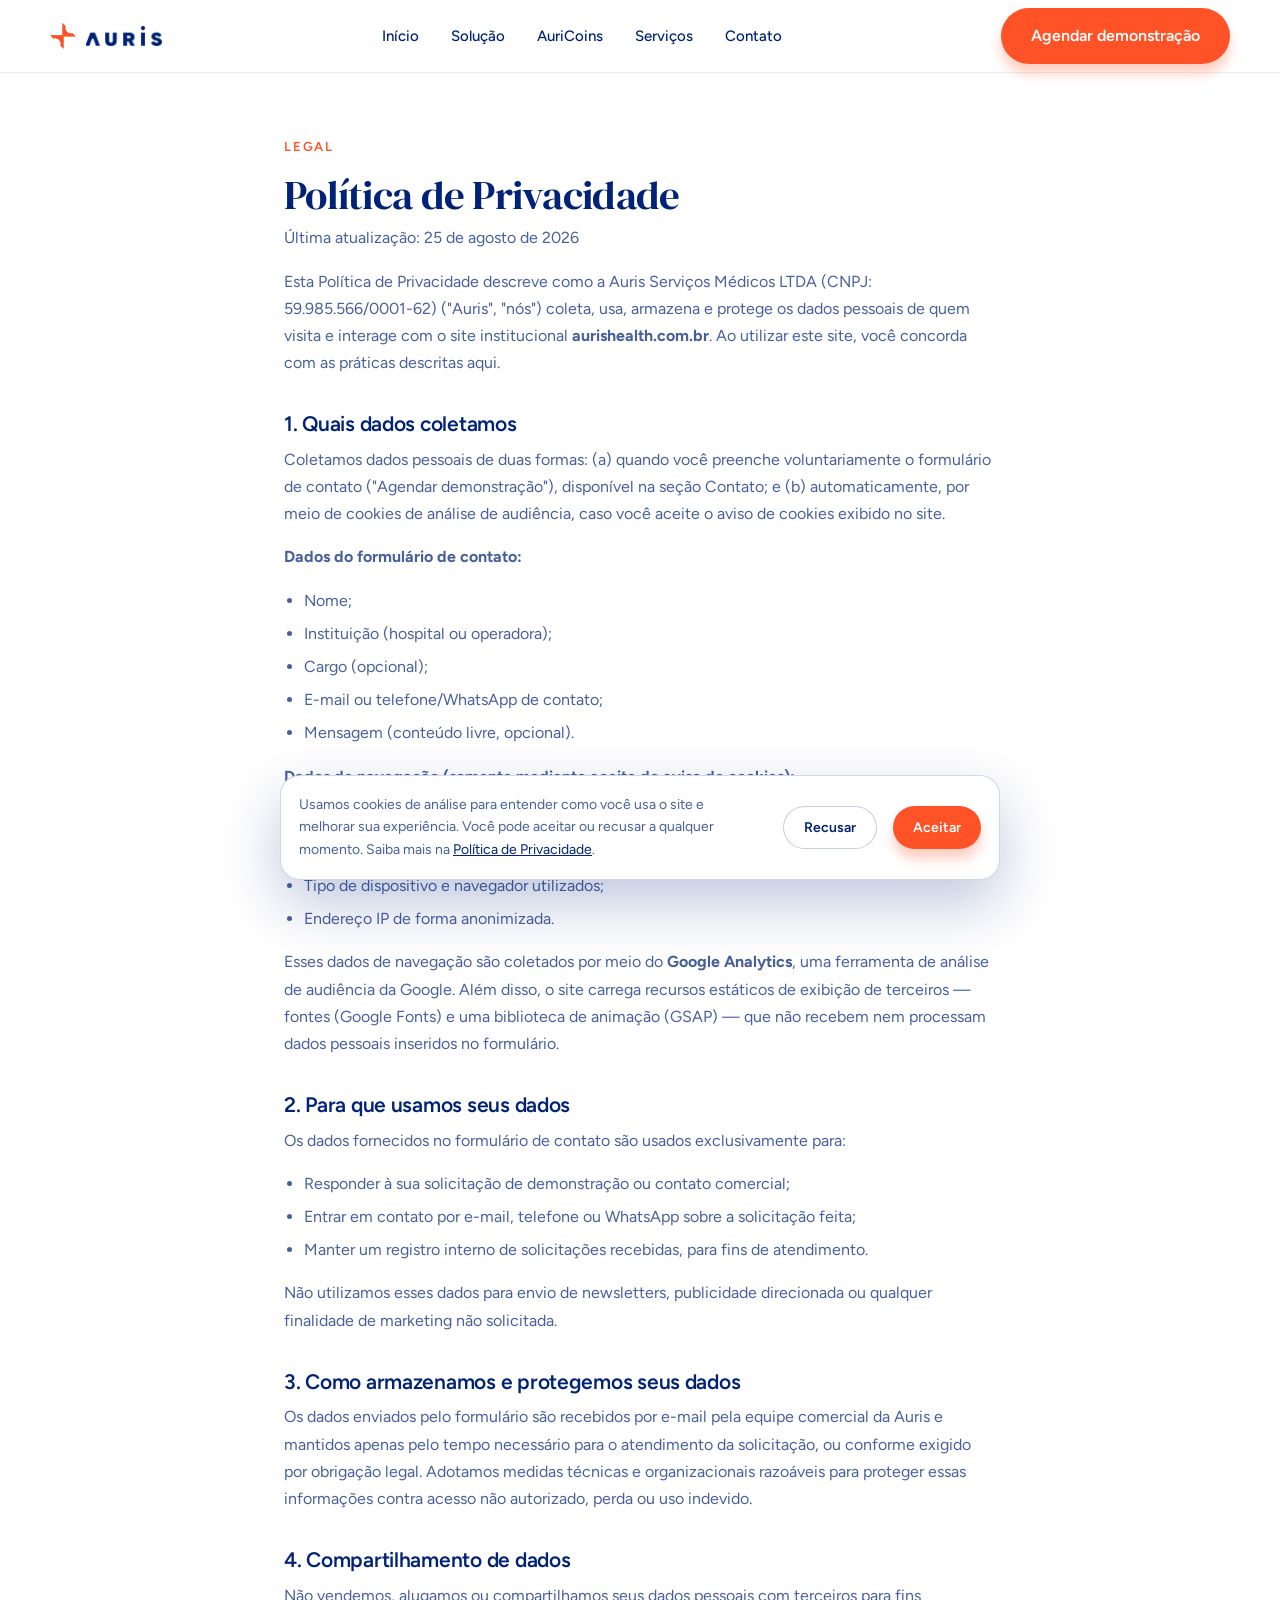
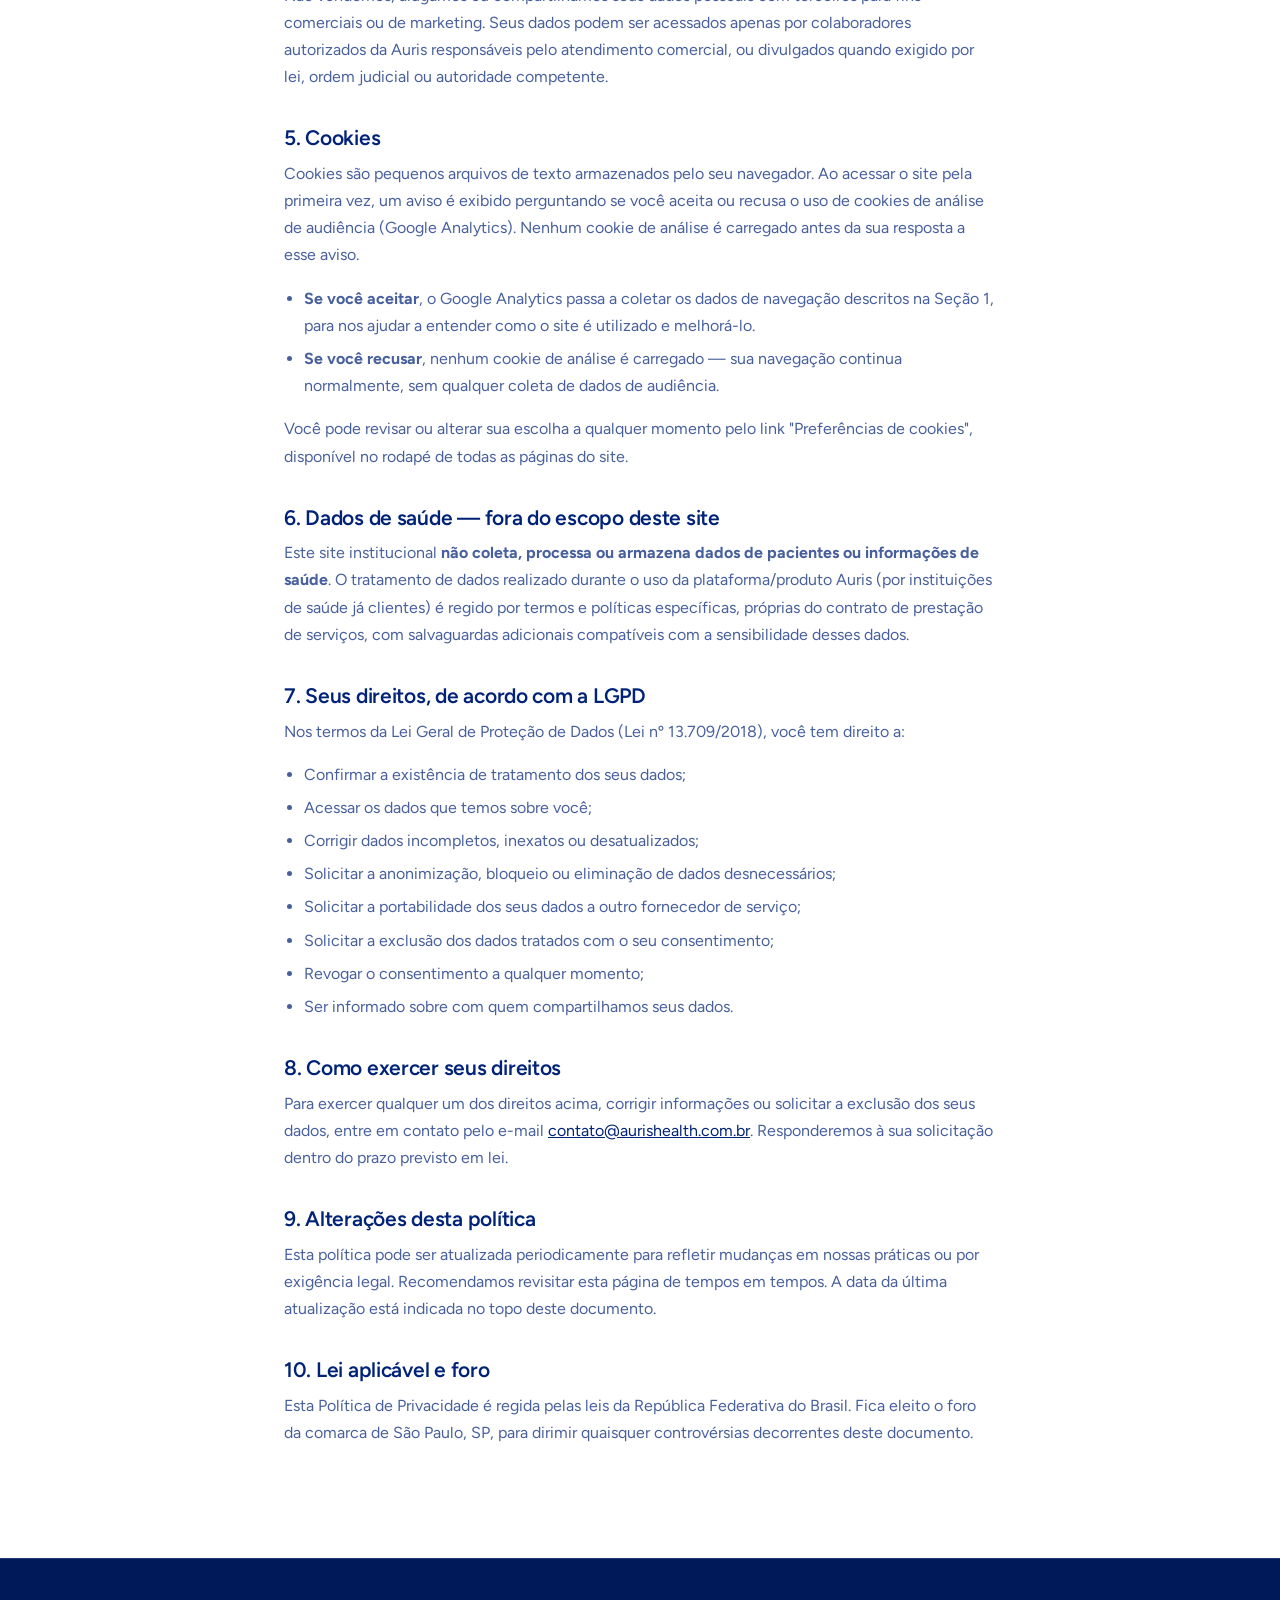
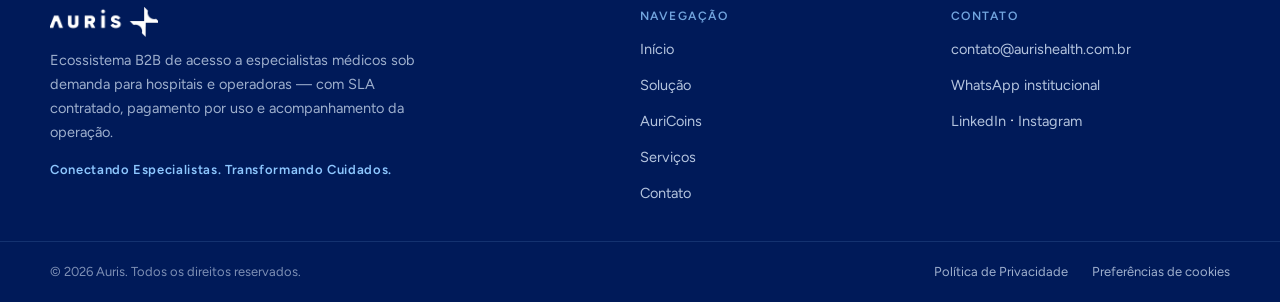
<file: privacidade.html>
<!DOCTYPE html>
<html lang="pt-BR">
<head>
  <meta charset="UTF-8">
  <meta name="viewport" content="width=device-width, initial-scale=1.0">
  <title>Política de Privacidade — Auris</title>
  <meta name="description" content="Política de Privacidade do site institucional da Auris.">
  <meta name="robots" content="noindex">
  <link rel="preconnect" href="https://fonts.googleapis.com">
  <link rel="preconnect" href="https://fonts.gstatic.com" crossorigin>
  <link href="https://fonts.googleapis.com/css2?family=DM+Sans:wght@700&family=DM+Serif+Display&family=Figtree:wght@400;500;600&display=swap" rel="stylesheet">
  <link rel="stylesheet" href="assets/css/reset.css">
  <link rel="stylesheet" href="assets/css/variables.css">
  <link rel="stylesheet" href="assets/css/style.css?v=2">
  <link rel="icon" type="image/png" href="assets/img/plus-icon.png">
</head>
<body>
  <header class="site-header">
    <div class="container site-header__inner">
      <a class="brand" href="index.html#inicio">
        <img class="brand__mark" src="assets/img/logo-icon.png" alt="" width="96" height="95">
        <img class="brand__wordmark" src="assets/img/logo-wordmark-header.png" alt="Auris" width="320" height="84">
      </a>

      <nav class="main-nav" aria-label="Navegação principal">
        <a class="main-nav__link" href="index.html#inicio">Início</a>
        <a class="main-nav__link" href="index.html#solucao">Solução</a>
        <a class="main-nav__link" href="index.html#auricoins">AuriCoins</a>
        <a class="main-nav__link" href="index.html#servicos">Serviços</a>
        <a class="main-nav__link" href="index.html#contato">Contato</a>
      </nav>

      <a class="btn btn--primary header-cta" href="index.html#contato">Agendar demonstração</a>

      <button class="nav-toggle" type="button" aria-expanded="false" aria-controls="mobile-nav" aria-label="Abrir menu">
        <span></span>
      </button>
    </div>

    <nav id="mobile-nav" class="mobile-nav" aria-label="Navegação móvel" hidden>
      <a class="mobile-nav__link" href="index.html#inicio">Início</a>
      <a class="mobile-nav__link" href="index.html#solucao">Solução</a>
      <a class="mobile-nav__link" href="index.html#auricoins">AuriCoins</a>
      <a class="mobile-nav__link" href="index.html#servicos">Serviços</a>
      <a class="mobile-nav__link" href="index.html#contato">Contato</a>
      <a class="btn btn--primary btn--block" href="index.html#contato">Agendar demonstração</a>
    </nav>
  </header>

  <main id="main">
    <section class="legal">
      <div class="container legal__container">
        <span class="eyebrow eyebrow--accent">Legal</span>
        <h1 class="legal__title">Política de Privacidade</h1>
        <p class="legal__updated">Última atualização: 25 de agosto de 2026</p>

        <p>
          Esta Política de Privacidade descreve como a Auris Serviços Médicos LTDA
          (CNPJ: 59.985.566/0001-62) ("Auris", "nós") coleta, usa, armazena e protege os dados
          pessoais de quem visita e interage com o site institucional
          <strong>aurishealth.com.br</strong>. Ao utilizar este site, você concorda com as
          práticas descritas aqui.
        </p>

        <h2>1. Quais dados coletamos</h2>
        <p>
          Coletamos dados pessoais de duas formas: (a) quando você preenche
          voluntariamente o formulário de contato ("Agendar demonstração"), disponível
          na seção Contato; e (b) automaticamente, por meio de cookies de análise de
          audiência, caso você aceite o aviso de cookies exibido no site.
        </p>
        <p><strong>Dados do formulário de contato:</strong></p>
        <ul>
          <li>Nome;</li>
          <li>Instituição (hospital ou operadora);</li>
          <li>Cargo (opcional);</li>
          <li>E-mail ou telefone/WhatsApp de contato;</li>
          <li>Mensagem (conteúdo livre, opcional).</li>
        </ul>
        <p><strong>Dados de navegação (somente mediante aceite do aviso de cookies):</strong></p>
        <ul>
          <li>Páginas visitadas e tempo de permanência no site;</li>
          <li>Origem do acesso (ex: busca orgânica, redes sociais, links diretos);</li>
          <li>Tipo de dispositivo e navegador utilizados;</li>
          <li>Endereço IP de forma anonimizada.</li>
        </ul>
        <p>
          Esses dados de navegação são coletados por meio do <strong>Google Analytics</strong>,
          uma ferramenta de análise de audiência da Google. Além disso, o site carrega
          recursos estáticos de exibição de terceiros — fontes (Google Fonts) e uma
          biblioteca de animação (GSAP) — que não recebem nem processam dados pessoais
          inseridos no formulário.
        </p>

        <h2>2. Para que usamos seus dados</h2>
        <p>Os dados fornecidos no formulário de contato são usados exclusivamente para:</p>
        <ul>
          <li>Responder à sua solicitação de demonstração ou contato comercial;</li>
          <li>Entrar em contato por e-mail, telefone ou WhatsApp sobre a solicitação feita;</li>
          <li>Manter um registro interno de solicitações recebidas, para fins de atendimento.</li>
        </ul>
        <p>
          Não utilizamos esses dados para envio de newsletters, publicidade direcionada
          ou qualquer finalidade de marketing não solicitada.
        </p>

        <h2>3. Como armazenamos e protegemos seus dados</h2>
        <p>
          Os dados enviados pelo formulário são recebidos por e-mail pela equipe
          comercial da Auris e mantidos apenas pelo tempo necessário para o atendimento
          da solicitação, ou conforme exigido por obrigação legal. Adotamos medidas
          técnicas e organizacionais razoáveis para proteger essas informações contra
          acesso não autorizado, perda ou uso indevido.
        </p>

        <h2>4. Compartilhamento de dados</h2>
        <p>
          Não vendemos, alugamos ou compartilhamos seus dados pessoais com terceiros
          para fins comerciais ou de marketing. Seus dados podem ser acessados apenas
          por colaboradores autorizados da Auris responsáveis pelo atendimento comercial,
          ou divulgados quando exigido por lei, ordem judicial ou autoridade competente.
        </p>

        <h2>5. Cookies</h2>
        <p>
          Cookies são pequenos arquivos de texto armazenados pelo seu navegador. Ao
          acessar o site pela primeira vez, um aviso é exibido perguntando se você
          aceita ou recusa o uso de cookies de análise de audiência (Google Analytics).
          Nenhum cookie de análise é carregado antes da sua resposta a esse aviso.
        </p>
        <ul>
          <li>
            <strong>Se você aceitar</strong>, o Google Analytics passa a coletar os
            dados de navegação descritos na Seção 1, para nos ajudar a entender como o
            site é utilizado e melhorá-lo.
          </li>
          <li>
            <strong>Se você recusar</strong>, nenhum cookie de análise é carregado — sua
            navegação continua normalmente, sem qualquer coleta de dados de audiência.
          </li>
        </ul>
        <p>
          Você pode revisar ou alterar sua escolha a qualquer momento pelo link
          "Preferências de cookies", disponível no rodapé de todas as páginas do site.
        </p>

        <h2>6. Dados de saúde — fora do escopo deste site</h2>
        <p>
          Este site institucional <strong>não coleta, processa ou armazena dados de
          pacientes ou informações de saúde</strong>. O tratamento de dados realizado
          durante o uso da plataforma/produto Auris (por instituições de saúde já
          clientes) é regido por termos e políticas específicas, próprias do contrato de
          prestação de serviços, com salvaguardas adicionais compatíveis com a
          sensibilidade desses dados.
        </p>

        <h2 id="lgpd">7. Seus direitos, de acordo com a LGPD</h2>
        <p>
          Nos termos da Lei Geral de Proteção de Dados (Lei nº 13.709/2018), você tem
          direito a:
        </p>
        <ul>
          <li>Confirmar a existência de tratamento dos seus dados;</li>
          <li>Acessar os dados que temos sobre você;</li>
          <li>Corrigir dados incompletos, inexatos ou desatualizados;</li>
          <li>Solicitar a anonimização, bloqueio ou eliminação de dados desnecessários;</li>
          <li>Solicitar a portabilidade dos seus dados a outro fornecedor de serviço;</li>
          <li>Solicitar a exclusão dos dados tratados com o seu consentimento;</li>
          <li>Revogar o consentimento a qualquer momento;</li>
          <li>Ser informado sobre com quem compartilhamos seus dados.</li>
        </ul>

        <h2>8. Como exercer seus direitos</h2>
        <p>
          Para exercer qualquer um dos direitos acima, corrigir informações ou solicitar
          a exclusão dos seus dados, entre em contato pelo e-mail
          <a href="mailto:contato@aurishealth.com.br">contato@aurishealth.com.br</a>. Responderemos
          à sua solicitação dentro do prazo previsto em lei.
        </p>

        <h2>9. Alterações desta política</h2>
        <p>
          Esta política pode ser atualizada periodicamente para refletir mudanças em
          nossas práticas ou por exigência legal. Recomendamos revisitar esta página de
          tempos em tempos. A data da última atualização está indicada no topo deste
          documento.
        </p>

        <h2>10. Lei aplicável e foro</h2>
        <p>
          Esta Política de Privacidade é regida pelas leis da República Federativa do
          Brasil. Fica eleito o foro da comarca de São Paulo, SP, para dirimir
          quaisquer controvérsias decorrentes deste documento.
        </p>

      </div>
    </section>
  </main>

  <footer class="site-footer">
    <div class="container site-footer__grid">
      <div class="footer-brand">
        <img class="footer-brand__logo" src="assets/img/logo-wordmark-footer.png" alt="Auris" width="460" height="128">
        <p>
          Ecossistema B2B de acesso a especialistas médicos sob demanda para hospitais e
          operadoras — com SLA contratado, pagamento por uso e acompanhamento da operação.
        </p>
        <span class="footer-brand__tagline">Conectando Especialistas. Transformando Cuidados.</span>
      </div>

      <nav class="footer-col" aria-label="Navegação">
        <p class="footer-col__title">Navegação</p>
        <ul>
          <li><a href="index.html#inicio">Início</a></li>
          <li><a href="index.html#solucao">Solução</a></li>
          <li><a href="index.html#auricoins">AuriCoins</a></li>
          <li><a href="index.html#servicos">Serviços</a></li>
          <li><a href="index.html#contato">Contato</a></li>
        </ul>
      </nav>

      <div class="footer-col">
        <p class="footer-col__title">Contato</p>
        <ul>
          <li><a href="mailto:contato@aurishealth.com.br">contato@aurishealth.com.br</a></li>
          <li><span>WhatsApp institucional</span></li>
          <li><a href="https://www.linkedin.com/company/auris-health" target="_blank" rel="noopener">LinkedIn</a> · <span>Instagram</span></li>
        </ul>
      </div>
    </div>

    <div class="site-footer__bottom">
      <div class="container site-footer__bottom-inner">
        <span>© 2026 Auris. Todos os direitos reservados.</span>
        <div class="site-footer__legal">
          <a href="privacidade.html">Política de Privacidade</a>
          <button type="button" class="site-footer__cookie-link" onclick="window.aurisReopenCookieBanner && window.aurisReopenCookieBanner()">Preferências de cookies</button>
        </div>
      </div>
    </div>
  </footer>

  <script src="assets/js/nav.js?v=2" defer></script>
  <script src="assets/js/cookie-consent.js?v=2" defer></script>
</body>
</html>
</file>
<file: assets/css/variables.css>
:root {
  /* Cores */
  --color-primary: #002377;
  --color-primary-72: rgba(0, 35, 119, 0.72);
  --color-primary-70: rgba(0, 35, 119, 0.70);
  --color-primary-68: rgba(0, 35, 119, 0.68);
  --color-primary-66: rgba(0, 35, 119, 0.66);
  --color-primary-60: rgba(0, 35, 119, 0.60);
  --color-primary-55: rgba(0, 35, 119, 0.55);
  --color-primary-45: rgba(0, 35, 119, 0.45);
  --color-primary-38: rgba(0, 35, 119, 0.38);
  --color-primary-22: rgba(0, 35, 119, 0.22);
  --color-primary-18: rgba(0, 35, 119, 0.18);
  --color-primary-12: rgba(0, 35, 119, 0.12);
  --color-primary-8: rgba(0, 35, 119, 0.08);
  --color-primary-7: rgba(0, 35, 119, 0.07);
  --color-primary-dark: #001a59;

  --color-accent: #ff5226;
  --color-accent-hover: #e23f14;
  --color-danger: #ff6a81;

  --color-success: #2bb673;
  --color-success-dark: #1d7a4f;
  --color-success-bg: #e9f8f0;

  --color-info: #8dc7ff;
  --color-info-80: rgba(141, 199, 255, 0.80);
  --color-info-22: rgba(141, 199, 255, 0.22);
  --color-info-18: rgba(141, 199, 255, 0.18);
  --color-info-14: rgba(141, 199, 255, 0.14);
  --color-info-bg: #d6e9fa;

  --color-surface-1: #eaf2fb;
  --color-surface-2: #e1efff;
  --color-surface-2-85: rgba(225, 239, 255, 0.85);
  --color-surface-2-80: rgba(225, 239, 255, 0.80);
  --color-surface-2-78: rgba(225, 239, 255, 0.78);
  --color-surface-2-75: rgba(225, 239, 255, 0.75);
  --color-surface-2-70: rgba(225, 239, 255, 0.70);
  --color-surface-2-68: rgba(225, 239, 255, 0.68);
  --color-surface-2-55: rgba(225, 239, 255, 0.55);
  --color-surface-3: #eaf3ff;

  --color-white: #ffffff;
  --color-white-88: rgba(255, 255, 255, 0.88);
  --color-white-10: rgba(255, 255, 255, 0.10);
  --color-white-5: rgba(255, 255, 255, 0.05);

  /* Tipografia */
  --font-heading: 'DM Serif Display', Georgia, serif;
  --font-emphasis: 'DM Sans', Arial, sans-serif;
  --font-body: 'Figtree', Arial, sans-serif;

  --fs-72: 4.5rem;   /* 72px */
  --fs-54: 3.375rem; /* 54px */
  --fs-27: 1.6875rem;
  --fs-24: 1.5rem;
  --fs-21: 1.3125rem;
  --fs-19: 1.1875rem;
  --fs-17: 1.0625rem;
  --fs-16: 1rem;
  --fs-15: 0.9375rem;
  --fs-14_5: 0.90625rem;
  --fs-14: 0.875rem;
  --fs-13_5: 0.84375rem;
  --fs-13: 0.8125rem;
  --fs-12_5: 0.78125rem;
  --fs-12: 0.75rem;
  --fs-11: 0.6875rem;

  --lh-76: 4.77rem;
  --lh-60: 3.78rem;
  --lh-30: 1.9rem;
  --lh-27: 1.7rem;
  --lh-23_9: 1.495rem;
  --lh-23_25: 1.453rem;
  --lh-22_95: 1.434rem;
  --lh-22_48: 1.405rem;
  --lh-22_5: 1.406rem;
  --lh-21_7: 1.356rem;

  /* Espaçamentos */
  --space-xxxs: 2px;
  --space-xxs: 4px;
  --space-xs: 6px;
  --space-sm: 8px;
  --space-md: 10px;
  --space-lg: 12px;
  --space-xl: 14px;
  --space-s: 16px;
  --space-2xl: 18px;
  --space-m: 32px;
  --space-3xl: 36px;
  --space-4xl: 72px;

  /* Raios */
  --radius-xs: 4px;
  --radius-sm: 10px;
  --radius-md: 18px;
  --radius-lg: 20px;
  --radius-xl: 24px;
  --radius-2xl: 28px;
  --radius-pill: 999px;

  /* Containers */
  --container-max: 1228px;
  --section-side-padding: 346px;
  --section-side-padding-1440: 106px;
  --section-side-padding-1024: 0px;
  --section-side-padding-768: 0px;

  /* Sombras */
  --shadow-cta: 0px 10px 12px rgba(255, 82, 38, 0.28);
  --shadow-card-light: 0px 24px 60px 0px rgba(0, 35, 119, 0.14);
  --shadow-card-elevated: 0px 24px 60px 0px rgba(0, 35, 119, 0.25);
  --shadow-badge: 0px 12px 16px rgba(0, 35, 119, 0.16);
  --shadow-panel: 0px 14px 17px rgba(0, 35, 119, 0.3);
  --shadow-form: 0px 30px 35px rgba(0, 10, 40, 0.35);

  --transition-base: 0.2s ease;
}
</file>
<file: assets/css/style.css>
/* =========================================================
   Auris — One page
   Estrutura: mobile-first, com breakpoints alinhados aos
   frames reais do Figma (390 / 768 / 1024 / 1440 / 1920).
   ========================================================= */

body {
  font-family: var(--font-body);
  color: var(--color-primary);
  background: var(--color-white);
  overflow-x: hidden;
}

.container {
  width: 100%;
  max-width: var(--container-max);
  margin-inline: auto;
  padding-inline: 20px;
}

@media (min-width: 768px) {
  .container { padding-inline: 24px; }
}

section {
  padding-block: 64px;
}

@media (min-width: 1024px) {
  section { padding-block: 90px; }
}

@media (min-width: 1440px) {
  section { padding-block: 110px; }
}

.eyebrow {
  display: block;
  font-family: var(--font-body);
  font-weight: 600;
  font-size: var(--fs-13);
  letter-spacing: 1.82px;
  text-transform: uppercase;
  margin-bottom: var(--space-s);
}
.eyebrow--accent { color: var(--color-accent); }
.eyebrow--info { color: var(--color-info); }

.mobile-break { display: none; }
@media (max-width: 767px) {
  .mobile-break { display: inline; }
}

h1, h2, .heading {
  font-family: var(--font-heading);
  font-weight: 400;
  color: var(--color-primary);
  letter-spacing: -0.27px;
  line-height: 1.12;
}

h1 {
  font-size: clamp(2.25rem, 1.8rem + 1.2vw, 3.5rem);
  letter-spacing: -0.72px;
  color: var(--color-primary);
  margin-bottom: var(--space-2xl);
}
h1.on-dark, h2.on-dark { color: var(--color-white); }

h2 {
  font-size: clamp(1.9rem, 1.5rem + 1.6vw, var(--fs-54));
  margin-bottom: var(--space-s);
}

p.lede {
  font-size: clamp(0.95rem, 0.85rem + 0.4vw, var(--fs-17));
  line-height: var(--lh-27);
  color: var(--color-primary-70);
  max-width: 62ch;
}

/* =========================
   Botões
   ========================= */
.btn {
  display: inline-flex;
  align-items: center;
  justify-content: center;
  border-radius: var(--radius-pill);
  font-family: var(--font-body);
  font-weight: 600;
  font-size: var(--fs-16);
  padding: 16px 30px;
  transition: background-color var(--transition-base), border-color var(--transition-base), box-shadow var(--transition-base), transform var(--transition-base);
  text-align: center;
}

.btn:hover,
.btn:focus-visible {
  transform: translateY(-2px) scale(1.02);
}
.btn:active {
  transform: translateY(0) scale(0.99);
}

.btn--primary {
  background: var(--color-accent);
  color: var(--color-white);
  box-shadow: var(--shadow-cta);
}
.btn--primary:hover,
.btn--primary:focus-visible {
  background: var(--color-accent-hover);
}

.btn--secondary {
  background: var(--color-white);
  color: var(--color-primary);
  border: 1px solid var(--color-primary-22);
}
.btn--secondary:hover,
.btn--secondary:focus-visible {
  border-color: var(--color-primary-45);
}

.btn--block { width: 100%; }

/* =========================
   Header
   ========================= */
.site-header {
  position: sticky;
  top: 0;
  z-index: 50;
  background: var(--color-white-88);
  backdrop-filter: blur(7px);
  border-bottom: 1px solid var(--color-primary-8);
}

.site-header__inner {
  display: flex;
  align-items: center;
  justify-content: space-between;
  gap: var(--space-s);
  height: 72px;
}

.brand {
  display: inline-flex;
  align-items: center;
  gap: var(--space-md);
}
.brand__mark { height: 26px; width: auto; }
.brand__wordmark { height: 20px; width: auto; }

.main-nav {
  display: none;
  align-items: center;
  gap: var(--space-m);
}
.main-nav__link {
  font-weight: 500;
  font-size: var(--fs-15);
  color: var(--color-primary);
  transition: color var(--transition-base);
}
.main-nav__link:hover,
.main-nav__link:focus-visible { color: var(--color-accent); }

.header-cta { display: none; }

.nav-toggle {
  display: inline-flex;
  align-items: center;
  justify-content: center;
  width: 40px;
  height: 40px;
  border-radius: var(--radius-xs);
}
.nav-toggle span,
.nav-toggle::before,
.nav-toggle::after {
  content: '';
  display: block;
  width: 20px;
  height: 2px;
  background: var(--color-primary);
  position: relative;
  transition: transform var(--transition-base);
}
.nav-toggle::before { position: absolute; transform: translateY(-6px); }
.nav-toggle::after { position: absolute; transform: translateY(6px); }

@media (min-width: 1024px) {
  .main-nav { display: flex; }
  .header-cta { display: inline-flex; }
  .nav-toggle { display: none; }
}

.mobile-nav {
  display: flex;
  flex-direction: column;
  gap: var(--space-lg);
  padding: var(--space-s) 20px 24px;
  border-top: 1px solid var(--color-primary-8);
}
.mobile-nav[hidden] { display: none; }
.mobile-nav__link {
  font-weight: 500;
  font-size: var(--fs-15);
  color: var(--color-primary);
}

@media (min-width: 1024px) {
  .mobile-nav { display: none !important; }
}

/* =========================
   Hero (section#inicio)
   ========================= */
#inicio {
  display: flex;
  align-items: center;
  min-height: calc(100vh - 73px);
}

#inicio .container {
  display: grid;
  grid-template-columns: 1fr;
  align-items: center;
  gap: var(--space-m);
}

@media (min-width: 1024px) {
  #inicio .container {
    grid-template-columns: minmax(0, 620px) minmax(0, 504px);
    justify-content: center;
    gap: var(--space-4xl);
  }
}

.hero__content { max-width: 620px; }

.hero__badge {
  display: inline-flex;
  align-items: center;
  gap: var(--space-sm);
  background: var(--color-surface-1);
  border-radius: var(--radius-pill);
  padding: 7px 16px 7px 10px;
  margin-bottom: var(--space-2xl);
}
.hero__badge img { height: 13px; width: auto; }
.hero__badge span {
  font-weight: 600;
  font-size: var(--fs-12_5);
  letter-spacing: 0.75px;
  text-transform: uppercase;
  color: var(--color-primary);
}

.hero__lede { margin-bottom: var(--space-2xl); }

.hero__actions {
  display: flex;
  flex-wrap: wrap;
  gap: var(--space-xl);
}

.hero__media {
  position: relative;
  width: 100%;
  max-width: 504px;
}
.hero__media-frame {
  border-radius: var(--radius-xl);
  overflow: hidden;
  box-shadow: var(--shadow-card-light);
  background: var(--color-surface-2);
  aspect-ratio: 504 / 523;
}
.hero__media-frame img { width: 100%; height: 100%; object-fit: cover; }

.hero__tag {
  position: absolute;
  display: flex;
  align-items: center;
  gap: var(--space-md);
  background: var(--color-white);
  border-radius: 14px;
  padding: 12px 18px;
  box-shadow: var(--shadow-badge);
  top: -18px;
  left: -16px;
  font-weight: 600;
  font-size: var(--fs-13_5);
}
.hero__tag-dot {
  width: 8px;
  height: 8px;
  border-radius: var(--radius-xs);
  background: var(--color-success);
}

.hero__sla {
  position: absolute;
  background: var(--color-primary);
  color: var(--color-white);
  border-radius: 14px;
  padding: 13px 18px;
  box-shadow: var(--shadow-panel);
  bottom: 30px;
  right: -14px;
}
.hero__sla-label {
  display: block;
  font-weight: 600;
  font-size: var(--fs-11);
  letter-spacing: 1.1px;
  text-transform: uppercase;
  color: var(--color-info);
  margin-bottom: var(--space-xxxs);
}
.hero__sla-value {
  font-family: var(--font-emphasis);
  font-weight: 700;
  font-size: var(--fs-17);
}

/* =========================
   Problema (fundo azul)
   ========================= */
#problema { background: var(--color-primary); }
#problema h2 { max-width: 760px; }
#problema .lede { color: var(--color-surface-2-75); margin-bottom: var(--space-m); }

.problema-grid {
  display: grid;
  grid-template-columns: 1fr;
  gap: var(--space-s);
}
@media (min-width: 640px) {
  .problema-grid { grid-template-columns: repeat(2, 1fr); }
}
@media (min-width: 1024px) {
  .problema-grid { grid-template-columns: repeat(5, 1fr); }
}

.problema-card {
  background: var(--color-white-5);
  border: 1px solid var(--color-info-22);
  border-radius: var(--radius-md);
  padding: 27px 25px;
  transition: background-color var(--transition-base);
}
.problema-card:hover { background: var(--color-white-10); }
.problema-card__number {
  font-family: var(--font-emphasis);
  font-weight: 700;
  font-size: var(--fs-13);
  letter-spacing: 1.04px;
  color: var(--color-danger);
  margin-bottom: var(--space-lg);
}
.problema-card__title {
  font-weight: 600;
  font-size: var(--fs-17);
  color: var(--color-white);
  line-height: var(--lh-22_95);
  margin-bottom: var(--space-xs);
}
.problema-card__text {
  font-size: var(--fs-14);
  line-height: var(--lh-21_7);
  color: var(--color-surface-2-68);
}

/* =========================
   Solução
   ========================= */
#solucao .container {
  display: grid;
  grid-template-columns: 1fr;
  gap: var(--space-m);
  align-items: center;
}

@media (min-width: 1024px) {
  #solucao .container {
    grid-template-columns: minmax(0, 560px) minmax(0, 544px);
    justify-content: center;
    gap: var(--space-4xl);
  }
}
.solucao__content { max-width: 560px; }
#solucao .eyebrow { color: var(--color-accent); }

.solucao-list {
  display: flex;
  flex-direction: column;
  gap: var(--space-2xl);
  margin-top: var(--space-2xl);
}
.solucao-list li {
  display: flex;
  align-items: center;
  gap: var(--space-s);
}
.solucao-list__icon {
  display: inline-flex;
  align-items: center;
  justify-content: center;
  width: 34px;
  height: 34px;
  border-radius: var(--radius-sm);
  background: var(--color-surface-2);
  flex-shrink: 0;
}
.solucao-list__icon img { width: 14px; height: auto; }
.solucao-list span:last-child {
  font-weight: 600;
  font-size: var(--fs-17);
  color: var(--color-primary);
}

.solucao__media {
  position: relative;
  width: 100%;
  max-width: 544px;
  margin-inline: auto;
}
.solucao__media-frame {
  border-radius: var(--radius-2xl);
  overflow: hidden;
  background: var(--color-surface-2);
  aspect-ratio: 544 / 600;
}
.solucao__media-frame img { width: 100%; height: 100%; object-fit: cover; display: block; }

.dashboard-card {
  display: none;
  position: absolute;
  left: -24px;
  top: 50%;
  transform: translateY(-50%);
  width: min(442px, calc(100% + 48px));
  background: var(--color-white);
  border: 1px solid var(--color-primary-7);
  border-radius: var(--radius-md);
  box-shadow: var(--shadow-card-elevated);
  overflow: hidden;
}
@media (min-width: 768px) {
  .dashboard-card { display: block; }
}
.dashboard-card__header {
  display: flex;
  align-items: center;
  justify-content: space-between;
  padding: 14px 20px 15px;
  border-bottom: 1px solid var(--color-primary-8);
}
.dashboard-card__header-title {
  display: flex;
  align-items: center;
  gap: var(--space-sm);
  font-weight: 600;
  font-size: var(--fs-13);
}
.dashboard-card__header-title img { width: 14px; height: auto; }
.dashboard-card__live {
  display: inline-flex;
  align-items: center;
  gap: var(--space-xs);
  background: var(--color-success-bg);
  color: var(--color-success-dark);
  border-radius: var(--radius-pill);
  padding: 4px 10px;
  font-weight: 600;
  font-size: var(--fs-11);
}
.dashboard-card__live-dot {
  width: 6px; height: 6px; border-radius: 3px; background: var(--color-success);
}
.dashboard-card__stats {
  display: grid;
  grid-template-columns: repeat(3, 1fr);
  background: var(--color-primary-8);
  gap: 1px;
}
.dashboard-card__stat {
  background: var(--color-white);
  padding: 16px 14px 14px 20px;
}
.dashboard-card__stat-label {
  display: block;
  font-weight: 500;
  font-size: var(--fs-11);
  letter-spacing: 0.66px;
  text-transform: uppercase;
  color: var(--color-primary-55);
  margin-bottom: var(--space-xxs);
}
.dashboard-card__stat-value {
  font-family: var(--font-emphasis);
  font-weight: 700;
  font-size: var(--fs-24);
  color: var(--color-primary);
}
.dashboard-card__bars {
  padding: 19px 20px 20px;
  border-top: 1px solid var(--color-primary-8);
  display: flex;
  flex-direction: column;
  gap: var(--space-lg);
}
.dashboard-card__bars-title {
  font-weight: 600;
  font-size: var(--fs-12);
  letter-spacing: 0.72px;
  text-transform: uppercase;
  color: var(--color-primary-55);
  margin-bottom: var(--space-xxs);
}
.dashboard-bar {
  display: flex;
  align-items: center;
  gap: var(--space-lg);
}
.dashboard-bar__label {
  width: 110px;
  flex-shrink: 0;
  font-weight: 500;
  font-size: var(--fs-13);
  color: var(--color-primary);
}
.dashboard-bar__track {
  flex: 1;
  height: 8px;
  background: var(--color-surface-3);
  border-radius: var(--radius-pill);
  overflow: hidden;
}
.dashboard-bar__fill {
  display: block;
  width: 0;
  height: 100%;
  border-radius: var(--radius-pill);
  background: var(--color-primary);
  transition: width 0.8s cubic-bezier(0.65, 0, 0.35, 1);
}

@media (prefers-reduced-motion: reduce) {
  .dashboard-bar__fill { transition: none; }
}
.dashboard-bar__value {
  width: 30px;
  flex-shrink: 0;
  text-align: right;
  font-weight: 600;
  font-size: var(--fs-12_5);
  color: var(--color-primary-60);
}

/* =========================
   AuriCoins
   ========================= */
#auricoins { background: var(--color-surface-2); }
#auricoins .container { display: flex; flex-direction: column; gap: var(--space-3xl); }
.auricoins-row {
  display: grid;
  grid-template-columns: 1fr;
  gap: var(--space-m);
  align-items: center;
}

@media (min-width: 1024px) {
  .auricoins-row {
    grid-template-columns: minmax(0, 624px) minmax(0, 484px);
    justify-content: center;
    gap: var(--space-4xl);
  }
}

.auricoins__content { max-width: 624px; }

.auricoins-steps {
  display: flex;
  flex-direction: column;
  gap: var(--space-xl);
  margin-top: var(--space-2xl);
}
.auricoins-step {
  display: flex;
  gap: var(--space-2xl);
  background: var(--color-white);
  border-radius: var(--radius-lg);
  padding: 22px 26px;
  box-shadow: 0px 12px 16px rgba(0, 35, 119, 0.08);
}
.auricoins-step__number {
  flex-shrink: 0;
  width: 38px;
  height: 38px;
  border-radius: var(--space-lg);
  background: var(--color-surface-2);
  display: inline-flex;
  align-items: center;
  justify-content: center;
  font-family: var(--font-emphasis);
  font-weight: 700;
  font-size: var(--fs-14);
  color: var(--color-accent);
}
.auricoins-step__title {
  font-family: var(--font-emphasis);
  font-weight: 700;
  font-size: var(--fs-19);
  letter-spacing: -0.19px;
  color: var(--color-primary);
  margin-bottom: var(--space-xxs);
}
.auricoins-step__text {
  font-size: var(--fs-15);
  line-height: var(--lh-23_25);
  color: var(--color-primary-68);
}

.auricoins__media {
  width: 100%;
  max-width: 484px;
}
.auricoins__media-frame {
  aspect-ratio: 440 / 506;
  background: var(--color-info-bg);
  border-radius: var(--radius-2xl);
  box-shadow: 0px 24px 60px rgba(0, 35, 119, 0.12);
  overflow: hidden;
  display: flex;
}
.auricoins__media-frame img { width: 100%; height: 100%; object-fit: cover; }

.auricoins-highlights {
  display: flex;
  flex-wrap: wrap;
  align-items: center;
  justify-content: center;
  gap: var(--space-xl);
  text-align: center;
}
.auricoins-highlights strong {
  font-family: var(--font-emphasis);
  font-weight: 700;
  font-size: var(--fs-21);
  color: var(--color-primary);
}
.auricoins-highlights .dot {
  width: 7px; height: 7px; border-radius: 3.5px; background: var(--color-accent);
}

.auricoins-cta { display: flex; justify-content: center; }
.auricoins-cta .btn { width: 100%; max-width: 420px; }

/* =========================
   Serviços
   ========================= */
.servicos-header h2 { max-width: 640px; }
.servicos-header p.lede { max-width: 60ch; margin-bottom: var(--space-m); }

.servicos-grid {
  display: grid;
  grid-template-columns: 1fr;
  gap: var(--space-s);
}
@media (min-width: 640px) {
  .servicos-grid { grid-template-columns: repeat(2, 1fr); }
}
@media (min-width: 1024px) {
  .servicos-grid { grid-template-columns: repeat(4, 1fr); }
}

.servico-card {
  height: 200px;
  background: var(--color-white);
  border: 1px solid var(--color-primary-12);
  border-radius: var(--radius-md);
  padding: 25px;
  box-shadow: 0px 12px 16px rgba(0, 35, 119, 0.08);
  transition: border-color var(--transition-base), box-shadow var(--transition-base);
}
.servico-card:hover {
  border-color: var(--color-info);
  box-shadow: 0px 14px 17px rgba(0, 35, 119, 0.1);
}
.servico-card__head {
  display: flex;
  align-items: center;
  justify-content: space-between;
  gap: var(--space-s);
  margin-bottom: var(--space-md);
}
.servico-card__title {
  font-weight: 600;
  font-size: var(--fs-17);
  color: var(--color-primary);
}
.servico-card__head img { width: 13px; height: auto; opacity: 0.85; }
.servico-card__text {
  font-size: var(--fs-14_5);
  line-height: var(--lh-22_48);
  color: var(--color-primary-66);
  margin-bottom: var(--space-lg);
}
.servico-card__tag {
  font-weight: 600;
  font-size: var(--fs-12);
  letter-spacing: 0.72px;
  text-transform: uppercase;
}
.servico-card__tag--async { color: var(--color-accent); }
.servico-card__tag--sync { color: var(--color-primary); }
.servico-card__tag--coverage { color: var(--color-danger); }

.servico-card--illustration {
  height: 200px;
  background: var(--color-info-bg);
  border: none;
  box-shadow: none;
  display: flex;
  align-items: stretch;
  padding: 0;
  overflow: hidden;
}
.servico-card--illustration img {
  width: 100%;
  height: 100%;
  object-fit: cover;
}

/* =========================
   Contato / formulário
   ========================= */
#contato { background: var(--color-primary); }
#contato .container {
  display: grid;
  grid-template-columns: 1fr;
  gap: var(--space-m);
  align-items: start;
}

@media (min-width: 1024px) {
  #contato .container {
    grid-template-columns: minmax(0, 544px) minmax(0, 564px);
    justify-content: center;
    gap: var(--space-4xl);
  }
}

.contato__content { max-width: 544px; }
#contato .eyebrow { color: var(--color-info); }
#contato .lede { color: var(--color-surface-2-78); margin-bottom: var(--space-s); }

.contato-highlights {
  display: flex;
  flex-direction: column;
  gap: var(--space-xl);
  margin-top: var(--space-s);
}
.contato-highlights li {
  display: flex;
  align-items: center;
  gap: var(--space-md);
  font-weight: 500;
  font-size: var(--fs-15);
  color: var(--color-surface-2-85);
}
.contato-highlights .dot {
  width: 6px; height: 6px; border-radius: 3px; background: var(--color-danger); flex-shrink: 0;
}

.contact-form {
  width: 100%;
  max-width: 564px;
  background: var(--color-white);
  border-radius: var(--radius-xl);
  padding: 28px 22px;
  box-shadow: var(--shadow-form);
  display: flex;
  flex-direction: column;
  gap: var(--space-xl);
}
@media (min-width: 640px) {
  .contact-form { padding: 38px; }
}

.contact-form__title {
  font-family: var(--font-heading);
  font-size: var(--fs-27);
  color: var(--color-primary);
}

.form-grid {
  display: grid;
  grid-template-columns: 1fr;
  gap: var(--space-xl);
}
@media (min-width: 640px) {
  .form-grid { grid-template-columns: 1fr 1fr; }
}

.form-field {
  display: flex;
  flex-direction: column;
  gap: var(--space-xs);
}
.form-field label {
  font-weight: 600;
  font-size: var(--fs-13);
  color: var(--color-primary-75, rgba(0, 35, 119, 0.75));
}
.form-field input,
.form-field textarea {
  background: var(--color-white);
  border: 1px solid var(--color-primary-18);
  border-radius: var(--space-lg);
  padding: 14px 17px;
  font-size: var(--fs-15);
  color: var(--color-primary);
  transition: border-color var(--transition-base);
}
.form-field input::placeholder,
.form-field textarea::placeholder {
  color: var(--color-primary-38);
}
.form-field input:focus,
.form-field textarea:focus {
  outline: none;
  border-color: var(--color-primary);
}
.form-field textarea {
  resize: vertical;
  min-height: 110px;
}

.form-error {
  font-size: var(--fs-12);
  color: var(--color-danger);
  min-height: 1em;
}

.form-footnote {
  text-align: center;
  font-size: var(--fs-13);
  color: var(--color-primary-55);
}
.form-footnote a {
  font-weight: 600;
  color: var(--color-primary);
  text-decoration: underline;
}
.form-legal {
  text-align: center;
  font-size: var(--fs-12);
  color: var(--color-primary-45);
}

.form-status {
  font-size: var(--fs-14);
  text-align: center;
  min-height: 1.2em;
}
.form-status--success { color: var(--color-success-dark); }
.form-status--error { color: var(--color-danger); }

/* =========================
   Footer
   ========================= */
.site-footer {
  background: var(--color-primary-dark);
  border-top: 1px solid var(--color-info-18);
  color: var(--color-white);
}
.site-footer__grid {
  display: grid;
  grid-template-columns: 1fr;
  gap: var(--space-m);
  padding-block: 48px 36px;
}
@media (min-width: 768px) {
  .site-footer__grid { grid-template-columns: minmax(0, 2fr) minmax(0, 1fr) minmax(0, 1fr); }
}
.footer-brand__logo { height: 30px; width: auto; margin-bottom: var(--space-lg); }
.footer-brand p {
  font-size: var(--fs-14_5);
  line-height: var(--lh-23_9);
  color: var(--color-surface-2-70);
  max-width: 380px;
  margin-bottom: var(--space-lg);
}
.footer-brand__tagline {
  font-weight: 600;
  font-size: var(--fs-13);
  letter-spacing: 0.65px;
  color: var(--color-info);
}
.footer-col__title {
  font-weight: 600;
  font-size: var(--fs-12);
  letter-spacing: 1.44px;
  text-transform: uppercase;
  color: var(--color-info-80);
  margin-bottom: var(--space-lg);
}
.footer-col ul {
  display: flex;
  flex-direction: column;
  gap: var(--space-lg);
}
.footer-col a,
.footer-col span {
  font-size: var(--fs-14_5);
  color: var(--color-surface-2-80);
  transition: color var(--transition-base);
}
.footer-col a:hover { color: var(--color-white); }

.site-footer__bottom {
  border-top: 1px solid var(--color-info-14);
}
.site-footer__bottom-inner {
  display: flex;
  flex-wrap: wrap;
  align-items: center;
  justify-content: space-between;
  gap: var(--space-s);
  padding-block: 20px;
  font-size: var(--fs-13);
  color: var(--color-surface-2-55);
}
.site-footer__legal {
  display: flex;
  gap: 24px;
}
.site-footer__legal a,
.site-footer__cookie-link {
  color: var(--color-surface-2-70);
  transition: color var(--transition-base);
}
.site-footer__legal a:hover,
.site-footer__cookie-link:hover { color: var(--color-white); }

.site-footer__cookie-link {
  background: none;
  border: none;
  padding: 0;
  font: inherit;
  cursor: pointer;
}

/* =========================
   Páginas legais (Política de Privacidade / LGPD)
   ========================= */
.legal { padding-block: 64px 96px; }
.legal__container { max-width: 760px; }

.legal__title {
  font-size: clamp(2rem, 1.6rem + 1.2vw, 2.75rem);
  margin-bottom: var(--space-xs);
}

.legal__updated {
  font-size: var(--fs-14);
  color: var(--color-primary-55);
  margin-bottom: var(--space-m);
}

.legal p {
  font-size: var(--fs-16);
  line-height: 1.7;
  color: var(--color-primary-72);
  margin-bottom: var(--space-s);
}

.legal h2 {
  font-family: var(--font-body);
  font-weight: 600;
  font-size: var(--fs-21);
  color: var(--color-primary);
  margin-top: var(--space-3xl);
  margin-bottom: var(--space-md);
}

.legal ul {
  margin: 0 0 var(--space-s) 0;
  padding-left: 1.25em;
  list-style: disc;
}
.legal ul li {
  font-size: var(--fs-16);
  line-height: 1.7;
  color: var(--color-primary-72);
  margin-bottom: var(--space-xs);
}

.legal a {
  color: var(--color-primary);
  text-decoration: underline;
}

/* =========================
   Cookie banner
   ========================= */
.cookie-banner {
  position: fixed;
  left: 20px;
  right: 20px;
  bottom: 20px;
  z-index: 100;
  max-width: 720px;
  margin-inline: auto;
  background: var(--color-white);
  border: 1px solid var(--color-primary-18);
  border-radius: var(--radius-lg);
  box-shadow: var(--shadow-card-elevated);
  padding: var(--space-2xl);
  display: flex;
  flex-direction: column;
  gap: var(--space-s);
}
.cookie-banner__text {
  font-size: var(--fs-14);
  line-height: 1.6;
  color: var(--color-primary-72);
}
.cookie-banner__text a {
  color: var(--color-primary);
  text-decoration: underline;
}
.cookie-banner__actions {
  display: flex;
  gap: var(--space-s);
  justify-content: flex-end;
}
.cookie-banner__actions .btn {
  padding: 10px 20px;
  font-size: var(--fs-14);
}
@media (min-width: 640px) {
  .cookie-banner {
    flex-direction: row;
    align-items: center;
    justify-content: space-between;
    gap: var(--space-m);
  }
  .cookie-banner__actions { flex-shrink: 0; }
}

/* =========================
   Utilitário: reveal (GSAP hook)
   ========================= */
[data-reveal] {
  opacity: 0;
  transform: translateY(24px);
}
.no-js [data-reveal] {
  opacity: 1;
  transform: none;
}
</file>
